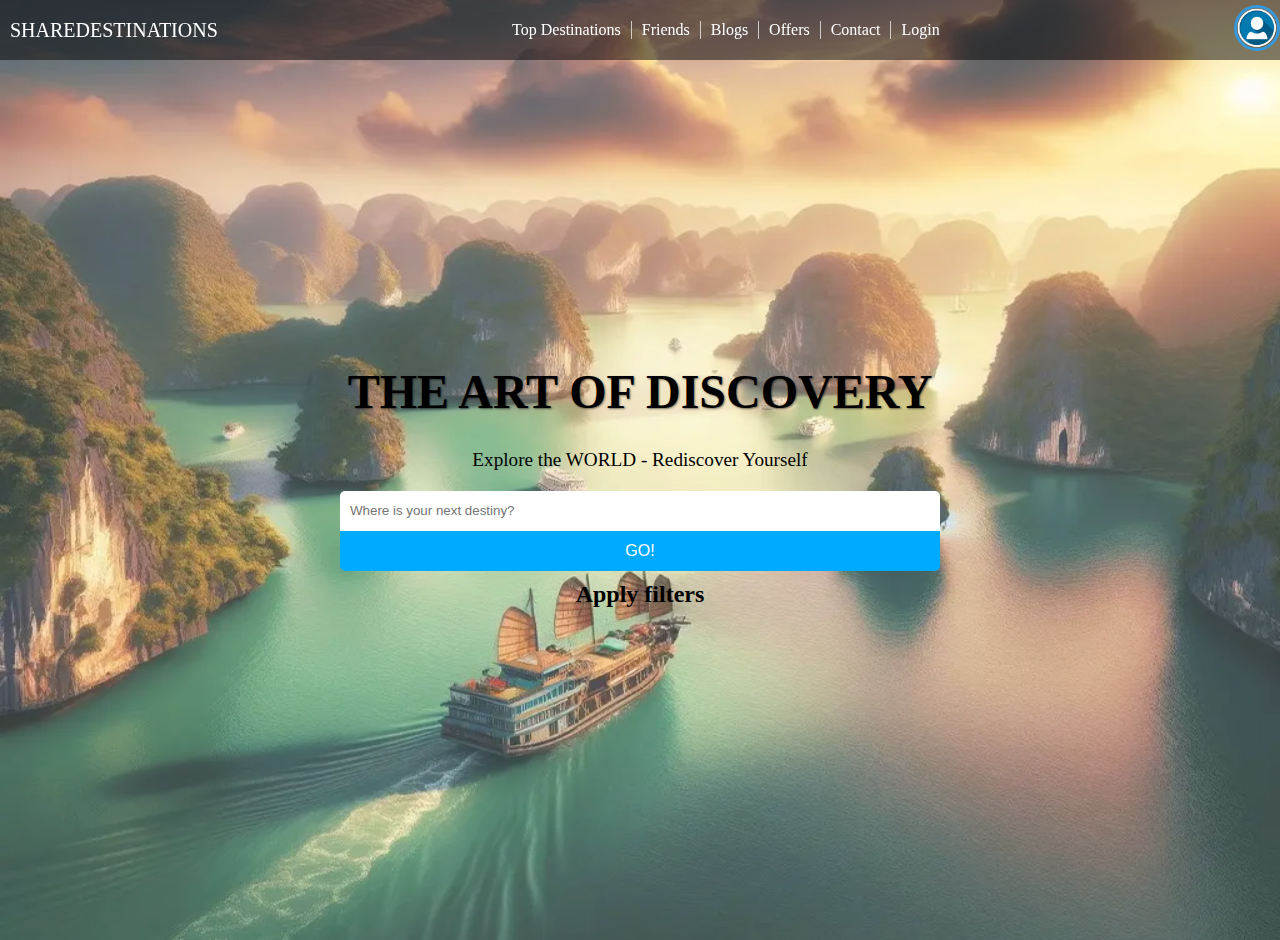
<file: index.html>
<!DOCTYPE html>
<html lang="en">
<head>
  <meta charset="UTF-8" />
  <meta name="viewport" content="width=device-width, initial-scale=1.0" />
  <title>Travel Website</title>
  <style>
    /* Define CSS variables for consistency */
    :root {
      --primary-color: #00aaff;
      --hover-color: #0088cc;
      --text-color: #000;
      --navbar-bg: rgba(0, 0, 0, 0.5);
    }

    /* Global styles */
    body {
      margin: 0;
      font-family: Georgia, serif;
      color: white;
      position: relative;
      overflow: hidden;
    }
    body::before {
      content: "";
      position: absolute;
      top: 0;
      left: 0;
      width: 100%;
      height: 100%;
      background: url('bgimage-1.png') no-repeat center center/cover;
      opacity: 0.8;
      z-index: -1;
    }

    /* Header (navbar) styling */
    header {
      display: flex;
      justify-content: space-between;
      align-items: center;
      padding: 5px 10px; 
      background: var(--navbar-bg);
      position: fixed;
      width: 100%;
      top: 0;
      z-index: 1000;
    }
    header .logo a {
      color: white;
      text-decoration: none;
      font-size: 20px;
    }
    nav {
      display: flex;
      align-items: center;
    }
    nav a {
      color: white;
      text-decoration: none;
      padding: 0 10px;
      font-size: 16px;
      transition: color 0.3s, text-decoration 0.3s;
      border-right: 1px solid rgba(255, 255, 255, 0.7);
    }
    nav a:last-child {
      border-right: none;
    }
    .profile-link {
      margin-right: 10px; /* Shifts the profile pic to the left */
    }
    .profile-link img {
      height: 40px;
      width: 40px;
      border-radius: 50%;
      border: 3px solid #3498db;
      object-fit: cover;
      transition: border-color 0.3s;
    }
    .profile-link img:hover {
      border-color: var(--primary-color);
    }

    /* Main content styling */
    main {
      display: flex;
      flex-direction: column;
      justify-content: center;
      align-items: center;
      height: 100vh;
      text-align: center;
      padding: 20px;
    }
    main h1,
    main p {
      color: var(--text-color);
    }
    .headline {
      font-size: 3rem;
      font-weight: bold;
      margin-bottom: 10px;
      text-shadow: 1px 1px 2px rgba(0, 0, 0, 0.5);
    }
    .subheadline {
      font-size: 1.2rem;
      margin-bottom: 20px;
    }

    /* Search box styling */
    .search-box {
      display: flex;
      flex-direction: column;
      width: 80%;
      max-width: 600px;
      align-items: center;
    }
    /* Ensure both input and button share the same dimensions */
    .search-box input,
    .search-box button {
      width: 100%;
      height: 40px;
      box-sizing: border-box;
    }
    .search-box input {
      padding: 10px;
      border: none;
      outline: none;
      border-radius: 5px 5px 0 0;
      margin-bottom: 0; /* Remove extra margin to align with the button */
    }
    .search-box button {
      padding: 10px;
      background: var(--primary-color);
      border: none;
      color: white;
      border-radius: 0 0 5px 5px;
      font-size: 16px;
      cursor: pointer;
      transition: background 0.3s;
    }
    .search-box button:hover {
      background: var(--hover-color);
    }
    .search-box a {
      color: var(--text-color);
      font-size: 24px;
      text-align: center;
      text-decoration: none;
      margin-top: 10px;
      transition: text-decoration 0.3s;
    }
    .search-box a:hover {
      text-decoration: underline;
    }
  </style>
</head>
<body>
  <header>
    <div class="logo">
      <a href="index.html">SHAREDESTINATIONS</a>
    </div>
    <nav>
      <a href="topdestinations.html">Top Destinations</a>
      <a href="friends.html">Friends</a>
      <a href="#blog">Blogs</a>
      <a href="#gzhr">Offers</a>
      <a href="contact.html">Contact</a>
      <a href="login.html">Login</a>
    </nav>
    <div class="profile-link">
      <a href="profile.html">
        <img src="user.png" alt="User Profile Picture" />
      </a>
    </div>
  </header>

  <main>
    <h1 class="headline">THE ART OF DISCOVERY</h1>
    <p class="subheadline">Explore the WORLD - Rediscover Yourself</p>
    <div class="search-box">
      <input type="text" placeholder="Where is your next destiny?" />
      <button>GO!</button>
      <a href="search.html"><b>Apply filters</b></a>
    </div>
  </main>
</body>
</html>
</file>
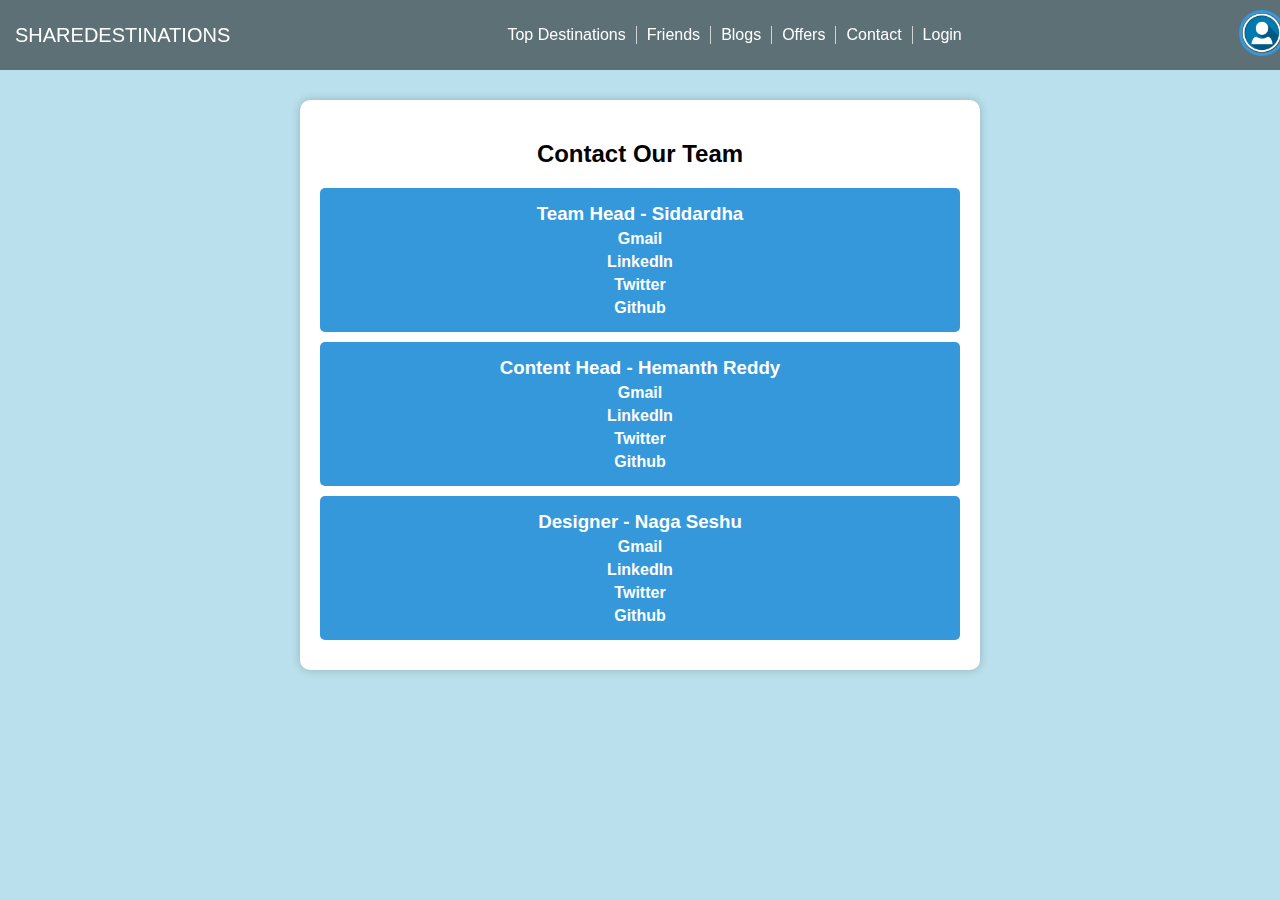
<file: contact.html>
<!DOCTYPE html>
<html lang="en">
<head>
    <meta charset="UTF-8">
    <meta name="viewport" content="width=device-width, initial-scale=1.0">
    <title>Contact Us - Travel Explorer</title>
    <style>
        :root {
            --primary-color: #00aaff;
            --hover-color: #0088cc;
            --text-color: #ffffff;
            --navbar-bg: rgba(0, 0, 0, 0.5);
        }

        body {
            font-family: Arial, sans-serif;
            margin: 0;
            padding: 0;
            background-color: #b9e0ec;
            text-align: center;
        }

        /* Top Navigation Bar */
        header {
            display: flex;
            justify-content: space-between;
            align-items: center;
            padding: 10px 15px;
            background: var(--navbar-bg);
            position: fixed;
            width: 100%;
            top: 0;
            z-index: 1000;
        }

        .logo a {
            color: white;
            text-decoration: none;
            font-size: 20px;
        }

        nav {
            display: flex;
            align-items: center;
        }

        nav a {
            color: white;
            text-decoration: none;
            padding: 0 10px;
            font-size: 16px;
            transition: color 0.3s;
            border-right: 1px solid rgba(255, 255, 255, 0.7);
        }

        nav a:last-child {
            border-right: none;
        }

        nav a:hover {
            color: var(--primary-color);
        }

        .profile-link {
            margin-right: 10px;
        }

        .profile-link img {
            height: 40px;
            width: 40px;
            border-radius: 50%;
            border: 3px solid #3498db;
            object-fit: cover;
            transition: border-color 0.3s;
        }

        .profile-link img:hover {
            border-color: var(--primary-color);
        }

        /* Contact Section */
        .contact-container {
            width: 50%;
            margin: 100px auto 20px;
            background: white;
            padding: 20px;
            box-shadow: 0px 0px 10px rgba(0, 0, 0, 0.2);
            border-radius: 10px;
        }

        .contact-card {
            background: #3498db;
            color: white;
            padding: 15px;
            margin: 10px 0;
            border-radius: 5px;
        }

        .contact-card h3 {
            margin: 0;
        }

        .contact-card a {
            color: white;
            text-decoration: none;
            display: block;
            margin-top: 5px;
            font-weight: bold;
        }

        .contact-card a:hover {
            text-decoration: underline;
        }

        /* Responsive Design */
        @media (max-width: 900px) {
            .contact-container {
                width: 80%;
            }
        }
    </style>
</head>
<body>

    <!-- Top Navbar -->
    <header>
        <div class="logo">
            <a href="index.html">SHAREDESTINATIONS</a>
        </div>
        <nav>
            <a href="topdestinations.html">Top Destinations</a>
            <a href="friends.html">Friends</a>
            <a href="blogs.html">Blogs</a>
            <a href="offers.html">Offers</a>
            <a href="contact.html">Contact</a>
            <a href="login.html">Login</a>
        </nav>
        <div class="profile-link">
            <a href="profile.html">
                <img src="user.png" alt="User Profile Picture" />
            </a>
        </div>
    </header>

    <!-- Contact Section -->
    <div class="contact-container">
        <h2>Contact Our Team</h2>
        
        <div class="contact-card">
            <h3>Team Head - Siddardha</h3>
            <a href="mailto:b.siddardha5381@gmail.com">Gmail</a>
            <a href="#">LinkedIn</a>
            <a href="#">Twitter</a>
            <a href="https://github.com/BoosalaSiddardha">Github</a>
        </div>
        
        <div class="contact-card">
            <h3>Content Head - Hemanth Reddy</h3>
            <a href="mailto:hemanthreddy@example.com">Gmail</a>
            <a href="#">LinkedIn</a>
            <a href="#">Twitter</a>
            <a href="#">Github</a>
        </div>
        
        <div class="contact-card">
            <h3>Designer - Naga Seshu</h3>
            <a href="mailto:nagaseshu@example.com">Gmail</a>
            <a href="#">LinkedIn</a>
            <a href="#">Twitter</a>
            <a href="#">Github</a>
        </div>
    </div>

</body>
</html>
</file>
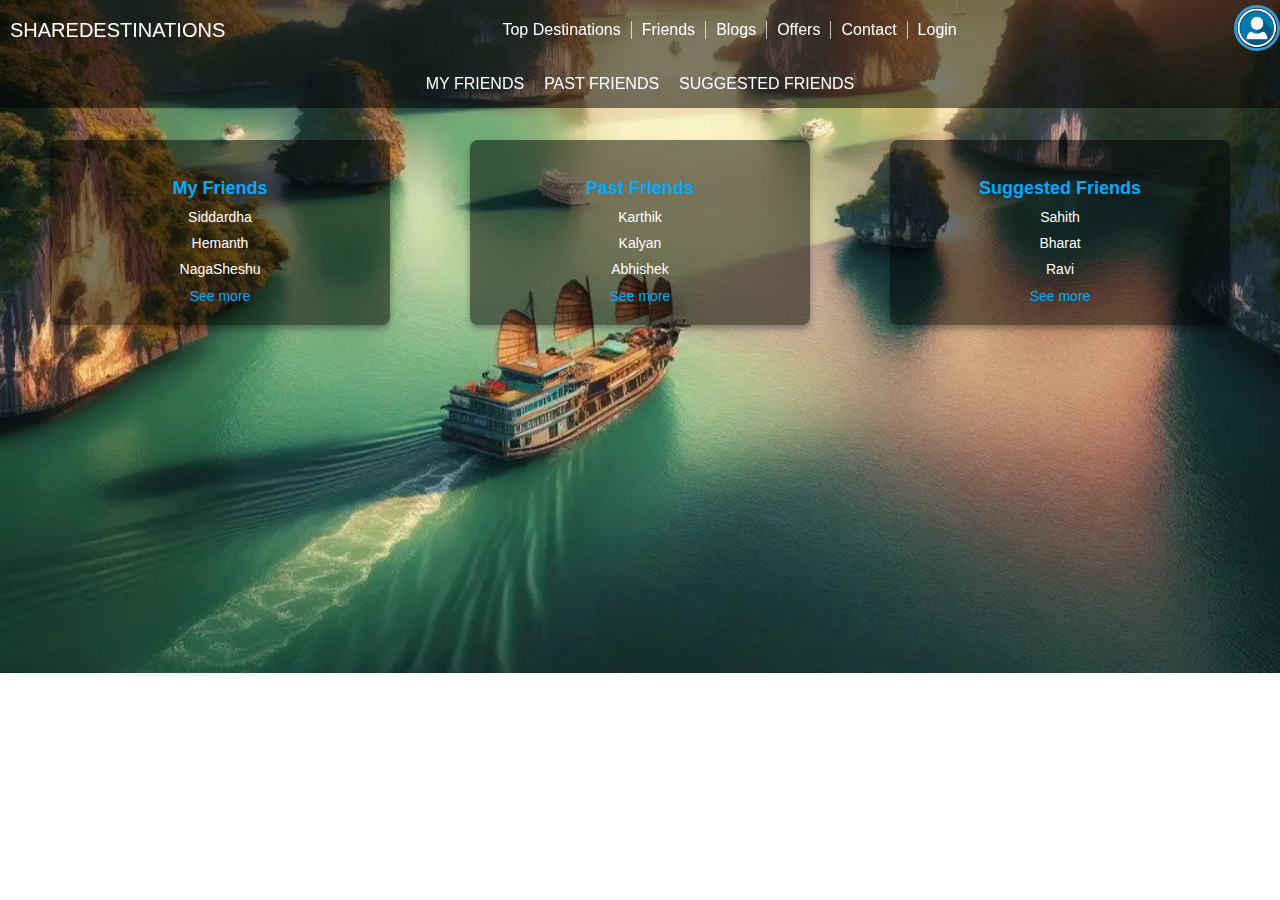
<file: friends.html>
<!DOCTYPE html>
<html lang="en">
<head>
  <meta charset="UTF-8" />
  <meta name="viewport" content="width=device-width, initial-scale=1.0" />
  <title>Friends</title>
  <style>
    :root {
      --primary-color: #00aaff;
      --hover-color: #0088cc;
      --text-color: #ffffff;
      --navbar-bg: rgba(0, 0, 0, 0.5);
    }

    body {
      margin: 0;
      font-family: Arial, sans-serif;
      color: var(--text-color);
      position: relative;
      background: url('bgimage-1.png') no-repeat center center/cover;
    }

    /* Top header navbar */
    header {
      display: flex;
      justify-content: space-between;
      align-items: center;
      padding: 5px 10px;
      background: var(--navbar-bg);
      position: fixed;
      width: 100%;
      top: 0;
      z-index: 1000;
    }

    .logo a {
      color: white;
      text-decoration: none;
      font-size: 20px;
    }

    nav {
      display: flex;
      align-items: center;
    }

    nav a {
      color: white;
      text-decoration: none;
      padding: 0 10px;
      font-size: 16px;
      transition: color 0.3s;
      border-right: 1px solid rgba(255, 255, 255, 0.7);
    }

    nav a:last-child {
      border-right: none;
    }

    .profile-link {
      margin-right: 10px;
    }

    .profile-link img {
      height: 40px;
      width: 40px;
      border-radius: 50%;
      border: 3px solid #3498db;
      object-fit: cover;
      transition: border-color 0.3s;
    }

    .profile-link img:hover {
      border-color: var(--primary-color);
    }

    /* Secondary friends nav bar */
    .background {
      background-color: var(--navbar-bg);
      display: flex;
      justify-content: center;
      align-items: center;
      padding: 15px 0;
      width: 100%;
      position: fixed;
      top: 60px; /* Offset to appear below header */
      z-index: 999;
    }

    .navigation {
      display: flex;
      gap: 20px;
    }

    .navigation div {
      text-transform: uppercase;
      font-size: 16px;
      color: #ffffff;
      cursor: pointer;
    }

    .navigation div:hover {
      color: var(--primary-color);
    }

    /* Content section */
    .content {
      display: flex;
      justify-content: space-around;
      align-items: flex-start;
      padding: 140px 20px 20px; /* Adjust for both navbars */
      gap: 20px;
      flex-wrap: nowrap;
    }

    .box {
      background-color: rgba(0, 0, 0, 0.5);
      padding: 20px;
      border-radius: 8px;
      width: 300px;
      text-align: center;
      box-shadow: 0 4px 6px rgba(0, 0, 0, 0.3);
    }

    .box h3 {
      color: var(--primary-color);
      margin-bottom: 10px;
      font-size: 18px;
    }

    .box p {
      font-size: 14px;
      color: white;
      margin: 10px 0;
    }

    .box a {
      color: var(--primary-color);
      text-decoration: none;
      font-size: 14px;
    }

    .box a:hover {
      text-decoration: underline;
    }
  </style>
</head>
<body>
  <!-- Top Navbar -->
  <header>
    <div class="logo">
      <a href="index.html">SHAREDESTINATIONS</a>
    </div>
    <nav>
      <a href="topdestinations.html">Top Destinations</a>
      <a href="friends.html">Friends</a>
      <a href="#blogs">Blogs</a>
      <a href="#offers">Offers</a>
      <a href="contact.html">Contact</a>
      <a href="login.html">Login</a>
    </nav>
    <div class="profile-link">
      <a href="profile.html">
        <img src="user.png" alt="User Profile Picture" />
      </a>
    </div>
  </header>

  <!-- Secondary Navbar -->
  <div class="background">
    <div class="navigation">
      <div>My Friends</div>
      <div>Past Friends</div>
      <div>Suggested Friends</div>
    </div>
  </div>

  <!-- Content -->
  <div class="content">
    <div class="box">
      <h3>My Friends</h3>
      <p>Siddardha</p>
      <p>Hemanth</p>
      <p>NagaSheshu</p>
      <a href="#">See more</a>
    </div>

    <div class="box">
      <h3>Past Friends</h3>
      <p>Karthik</p>
      <p>Kalyan</p>
      <p>Abhishek</p>
      <a href="#">See more</a>
    </div>

    <div class="box">
      <h3>Suggested Friends</h3>
      <p>Sahith</p>
      <p>Bharat</p>
      <p>Ravi</p>
      <a href="#">See more</a>
    </div>
  </div>
</body>
</html>
</file>
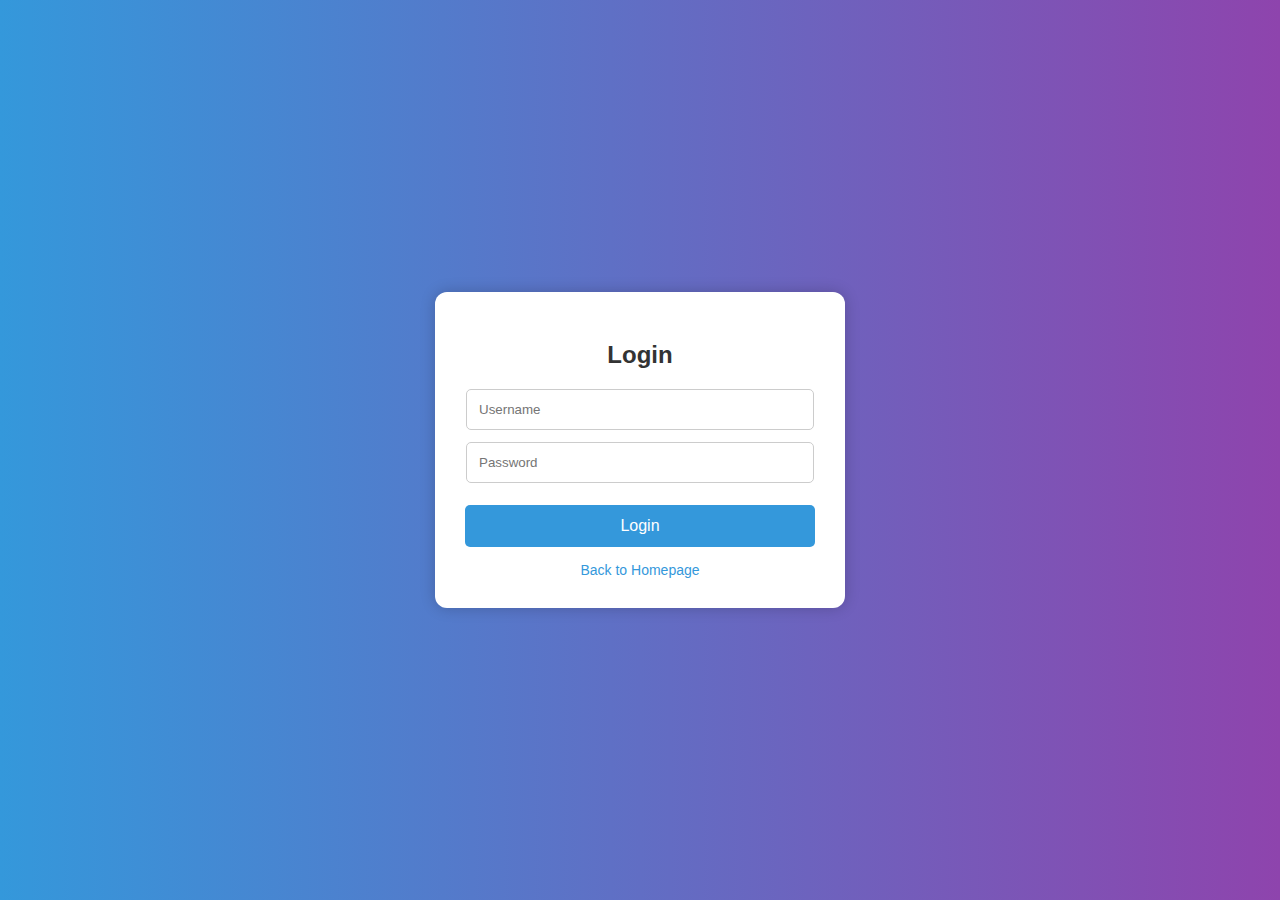
<file: login.html>
<!DOCTYPE html>
<html lang="en">
<head>
    <meta charset="UTF-8">
    <meta name="viewport" content="width=device-width, initial-scale=1.0">
    <title>Login - Travel Explorer</title>
    <style>
        body {
            font-family: Arial, sans-serif;
            margin: 0;
            padding: 0;
            background: linear-gradient(to right, #3498db, #8e44ad);
            display: flex;
            justify-content: center;
            align-items: center;
            height: 100vh;
        }
        .login-container {
            background: white;
            padding: 30px;
            box-shadow: 0px 0px 15px rgba(0, 0, 0, 0.2);
            border-radius: 12px;
            text-align: center;
            width: 350px;
        }
        .login-container h2 {
            margin-bottom: 20px;
            color: #333;
        }
        .login-container input {
            width: 92%;
            padding: 12px;
            margin: 12px 0;
            border: 1px solid #ccc;
            border-radius: 5px;
            display: block;
            margin-left: auto;
            margin-right: auto;
        }
        .login-container button {
            background: #3498db;
            color: white;
            border: none;
            padding: 12px;
            width: 100%;
            border-radius: 5px;
            cursor: pointer;
            font-size: 16px;
            margin-top: 10px;
        }
        .login-container button:hover {
            background: #2980b9;
        }
        .back-link {
            display: block;
            margin-top: 15px;
            font-size: 14px;
            color: #3498db;
            text-decoration: none;
        }
        .back-link:hover {
            text-decoration: underline;
        }
    </style>
</head>
<body>
    <div class="login-container">
        <h2>Login</h2>
        <input type="text" placeholder="Username" required>
        <input type="password" placeholder="Password" required>
        <button>Login</button>
        <a href="index.html" class="back-link">Back to Homepage</a>
    </div>
</body>
</html>
</file>
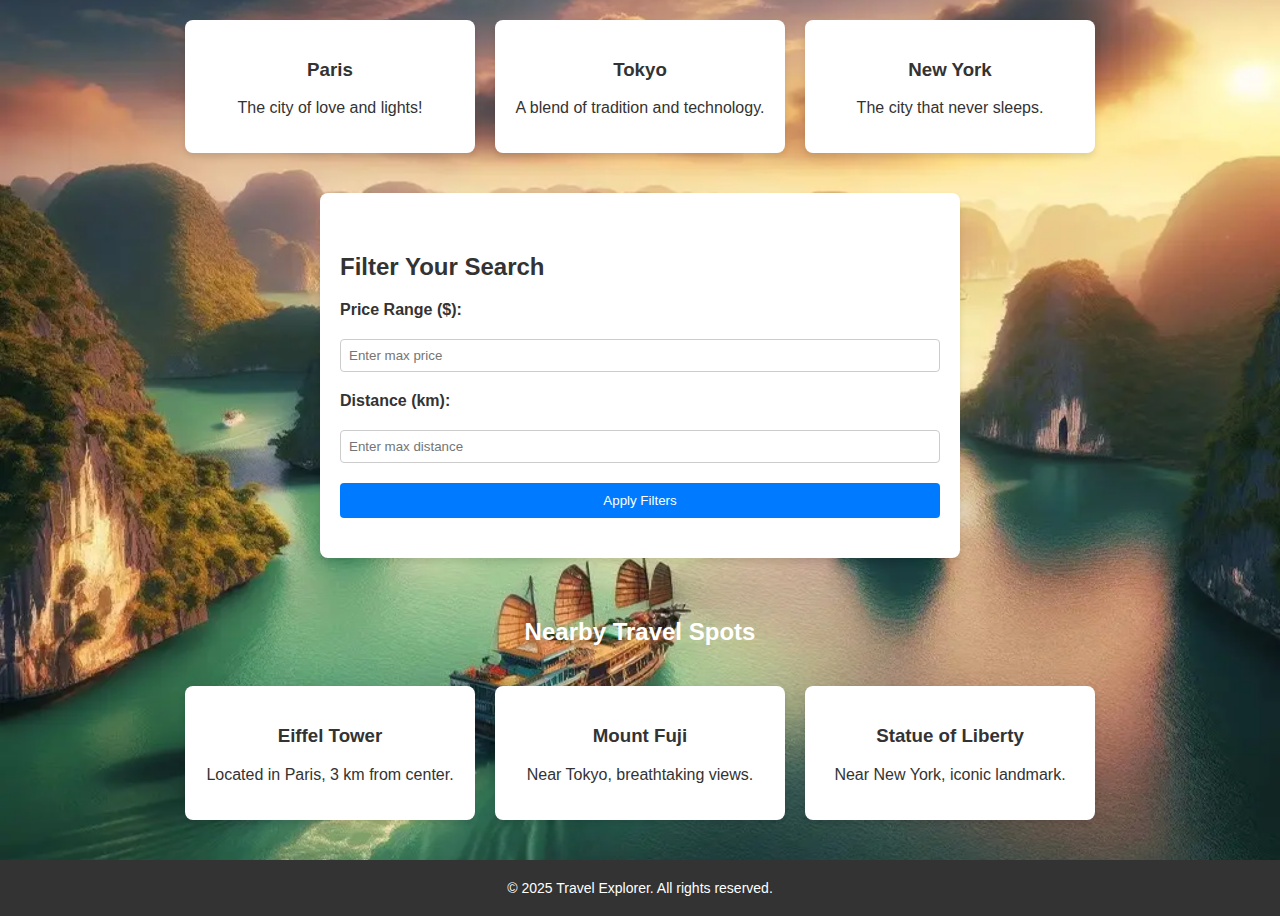
<file: search.html>
<!DOCTYPE html>
<html lang="en">
<head>
    <meta charset="UTF-8" />
    <meta name="viewport" content="width=device-width, initial-scale=1.0" />
  <title>Travel Explorer</title>
  <style>
    body {
        margin: 0;
        font-family: Arial, sans-serif;
        background: url('bgimage-1.png') no-repeat center center/cover;
        color: #333;
    }

    .grid {
        display: flex;
        gap: 20px;
        justify-content: center;
        padding: 20px;
        flex-wrap: wrap;
    }

    .card {
        background-color: #fff;
        border-radius: 8px;
        box-shadow: 0 4px 6px rgba(0, 0, 0, 0.1);
        padding: 20px;
        width: 250px;
        text-align: center;
    }

    .filter-section {
        background-color: #fff;
        padding: 40px 20px;
        margin: 20px auto;
        border-radius: 8px;
        box-shadow: 0 4px 6px rgba(0, 0, 0, 0.1);
        max-width: 600px;
    }

    .filter-form {
        display: flex;
        flex-direction: column;
        gap: 20px;
    }

    .filter-form label {
        font-weight: bold;
    }

    .filter-form input {
        padding: 8px;
        border: 1px solid #ccc;
        border-radius: 4px;
    }

    .filter-btn {
        background-color: #007BFF;
        color: #fff;
        padding: 10px 20px;
        border: none;
        border-radius: 4px;
        cursor: pointer;
        transition: background-color 0.3s ease;
    }

    .filter-btn:hover {
        background-color: #0056b3;
    }

    .options-section {
        padding: 20px;
    }

    .footer {
        background-color: #333;
        color: #fff;
        text-align: center;
        padding: 20px 0;
    }

    .footer p {
        margin: 0;
        font-size: 14px;
    }
  </style>
</head>
<body>
  <section id="popular" class="popular-section">
      <div class="grid">
          <div class="card">
              <h3>Paris</h3>
              <p>The city of love and lights!</p>
          </div>
          <div class="card">
              <h3>Tokyo</h3>
              <p>A blend of tradition and technology.</p>
          </div>
          <div class="card">
              <h3>New York</h3>
              <p>The city that never sleeps.</p>
          </div>
      </div>
  </section>

  <section id="filter" class="filter-section">
      <div class="container">
          <h2>Filter Your Search</h2>
          <form class="filter-form">
              <label for="price-range">Price Range ($):</label>
              <input type="number" id="price-range" placeholder="Enter max price">

              <label for="distance">Distance (km):</label>
              <input type="number" id="distance" placeholder="Enter max distance">

              <button type="submit" class="filter-btn">Apply Filters</button>
          </form>
      </div>
  </section>

  <section id="nearby" class="options-section">
      <div class="container">
        <h2 style="color: white; text-align: center;">Nearby Travel Spots</h2>
        <div class="grid">
              <div class="card">
                  <h3>Eiffel Tower</h3>
                  <p>Located in Paris, 3 km from center.</p>
              </div>
              <div class="card">
                  <h3>Mount Fuji</h3>
                  <p>Near Tokyo, breathtaking views.</p>
              </div>
              <div class="card">
                  <h3>Statue of Liberty</h3>
                  <p>Near New York, iconic landmark.</p>
              </div>
          </div>
      </div>
  </section>

  <footer class="footer">
      <div class="container">
          <p>&copy; 2025 Travel Explorer. All rights reserved.</p>
      </div>
  </footer>
</body>
</html>
</file>
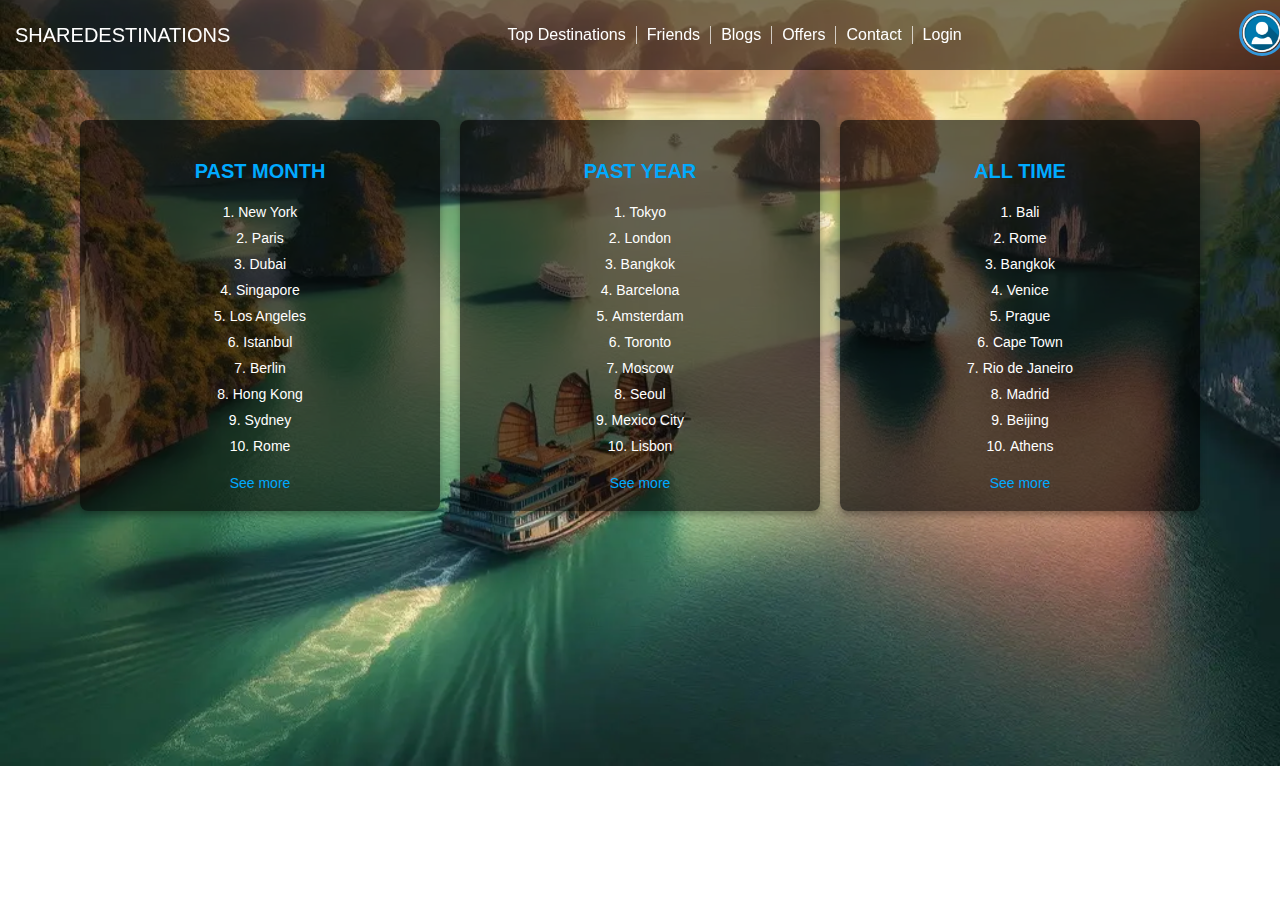
<file: topdestinations.html>
<!DOCTYPE html>
<html lang="en">
<head>
  <meta charset="UTF-8" />
  <meta name="viewport" content="width=device-width, initial-scale=1.0" />
  <title>Top Destinations</title>
  <style>
    :root {
      --primary-color: #00aaff;
      --hover-color: #0088cc;
      --text-color: #ffffff;
      --navbar-bg: rgba(0, 0, 0, 0.5);
    }

    body {
      margin: 0;
      font-family: Arial, sans-serif;
      color: var(--text-color);
      background: url('bgimage-1.png') no-repeat center center/cover;
    }

    /* Top Navigation Bar */
    header {
      display: flex;
      justify-content: space-between;
      align-items: center;
      padding: 10px 15px;
      background: var(--navbar-bg);
      position: fixed;
      width: 100%;
      top: 0;
      z-index: 1000;
    }

    .logo a {
      color: white;
      text-decoration: none;
      font-size: 20px;
    }

    nav {
      display: flex;
      align-items: center;
    }

    nav a {
      color: white;
      text-decoration: none;
      padding: 0 10px;
      font-size: 16px;
      transition: color 0.3s;
      border-right: 1px solid rgba(255, 255, 255, 0.7);
    }

    nav a:last-child {
      border-right: none;
    }

    .profile-link {
      margin-right: 10px;
    }

    .profile-link img {
      height: 40px;
      width: 40px;
      border-radius: 50%;
      border: 3px solid #3498db;
      object-fit: cover;
      transition: border-color 0.3s;
    }

    .profile-link img:hover {
      border-color: var(--primary-color);
    }

    /* Content Section */
    .content {
      display: flex;
      justify-content: center;
      gap: 20px;
      padding: 120px 20px 20px; /* Adjust for navbar */
      flex-wrap: wrap;
    }

    .box {
      background-color: rgba(0, 0, 0, 0.6);
      padding: 20px;
      border-radius: 8px;
      width: 320px;
      text-align: center;
      box-shadow: 0 4px 6px rgba(0, 0, 0, 0.3);
    }

    .box h3 {
      color: var(--primary-color);
      margin-bottom: 15px;
      font-size: 20px;
      text-transform: uppercase;
    }

    .box ol {
      text-align: center;
      padding-left: 0; /* Remove default padding */
      list-style-position: inside; /* Align numbers with text */
    }

    .box ol li {
      font-size: 14px;
      padding: 5px 0;
      color: white;
      text-align: center; /* Ensure text is centered */
    }

    .box a {
      display: block;
      color: var(--primary-color);
      text-decoration: none;
      font-size: 14px;
      margin-top: 10px;
    }

    .box a:hover {
      text-decoration: underline;
    }

    /* Responsive Design */
    @media (max-width: 900px) {
      .content {
        flex-direction: column;
        align-items: center;
      }
    }
  </style>
</head>
<body>
  <!-- Top Navbar -->
  <header>
    <div class="logo">
      <a href="index.html">SHAREDESTINATIONS</a>
    </div>
    <nav>
      <a href="#topdestinations.html">Top Destinations</a>
      <a href="friends.html">Friends</a>
      <a href="#blogs">Blogs</a>
      <a href="#offers">Offers</a>
      <a href="contact.html">Contact</a>
      <a href="login.html">Login</a>
    </nav>
    <div class="profile-link">
      <a href="profile.html">
        <img src="user.png" alt="User Profile Picture" />
      </a>
    </div>
  </header>

  <!-- Content -->
  <div class="content">
    <div class="box">
      <h3>Past Month</h3>
      <ol>
        <li>New York</li>
        <li>Paris</li>
        <li>Dubai</li>
        <li>Singapore</li>
        <li>Los Angeles</li>
        <li>Istanbul</li>
        <li>Berlin</li>
        <li>Hong Kong</li>
        <li>Sydney</li>
        <li>Rome</li>
      </ol>
      <a href="#">See more</a>
    </div>

    <div class="box">
      <h3>Past Year</h3>
      <ol>
        <li>Tokyo</li>
        <li>London</li>
        <li>Bangkok</li>
        <li>Barcelona</li>
        <li>Amsterdam</li>
        <li>Toronto</li>
        <li>Moscow</li>
        <li>Seoul</li>
        <li>Mexico City</li>
        <li>Lisbon</li>
      </ol>
      <a href="#">See more</a>
    </div>

    <div class="box">
      <h3>All Time</h3>
      <ol>
        <li>Bali</li>
        <li>Rome</li>
        <li>Bangkok</li>
        <li>Venice</li>
        <li>Prague</li>
        <li>Cape Town</li>
        <li>Rio de Janeiro</li>
        <li>Madrid</li>
        <li>Beijing</li>
        <li>Athens</li>
      </ol>
      <a href="#">See more</a>
    </div>
  </div>
</body>
</html>
</file>
